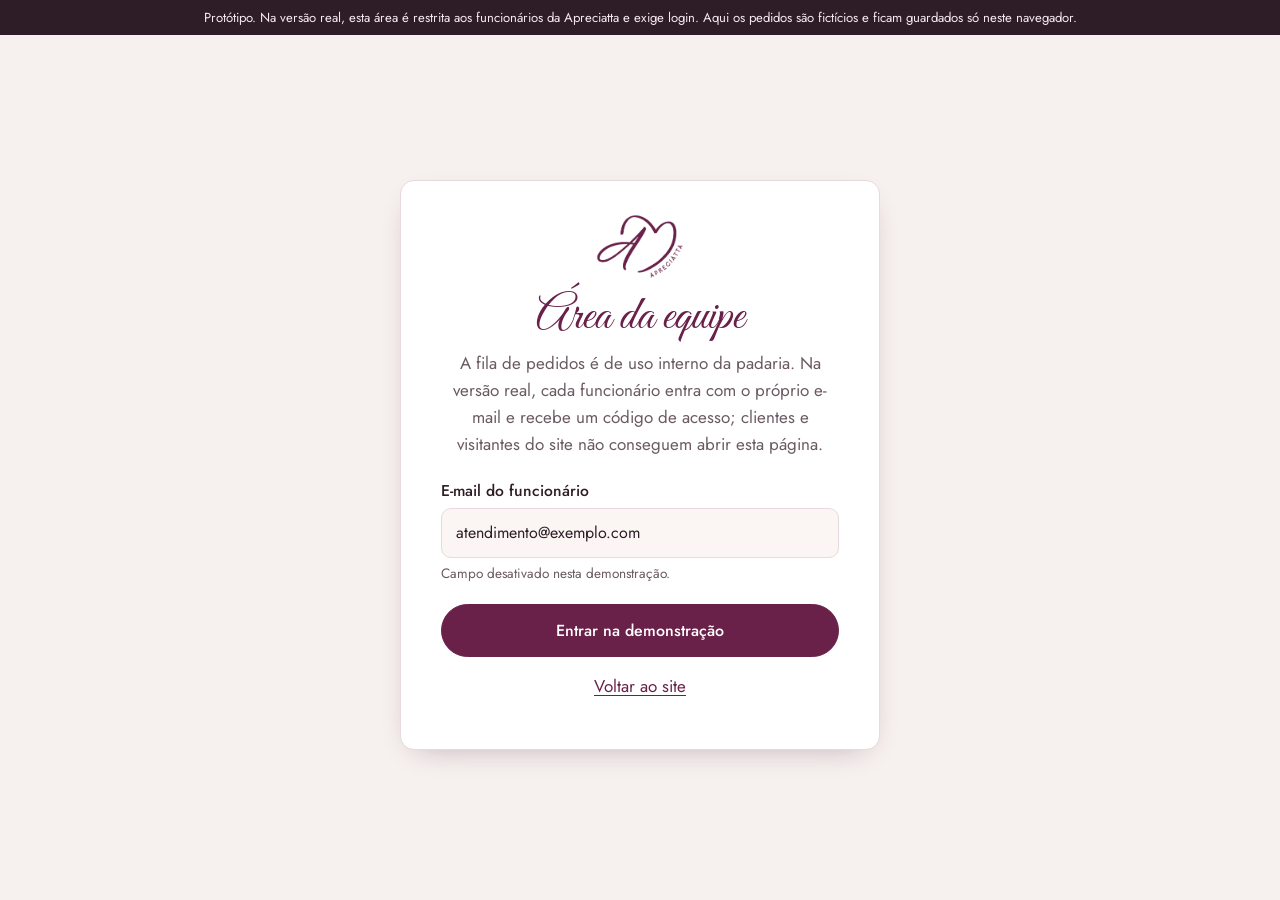
<file: fila.html>
<!DOCTYPE html>
<html lang="pt-BR">
<head>
  <meta charset="utf-8">
  <meta name="viewport" content="width=device-width, initial-scale=1, viewport-fit=cover">
  <title>Fila de pedidos · Painel da equipe Apreciatta (protótipo)</title>
  <meta name="robots" content="noindex">
  <meta name="theme-color" content="#4a1533">
  <link rel="icon" href="favicon.png" type="image/png">
  <link rel="apple-touch-icon" href="img/apple-touch-icon.png">
  <link rel="stylesheet" href="css/estilo.css">
  <link rel="stylesheet" href="css/fila.css">
  <style id="estilo-pagina"></style>
  <script src="js/comum.js" defer></script>
  <script src="js/fila-dados.js" defer></script>
  <script src="js/fila.js" defer></script>
</head>
<body class="pagina-fila">
  <div class="tela">
    <div class="aviso-demo aviso-restrito" role="note">
      Protótipo. Na versão real, esta área é restrita aos funcionários da Apreciatta e exige login. Aqui os pedidos são fictícios e ficam guardados só neste navegador.
    </div>

    <!-- Entrada simulada -->
    <section class="entrada" id="entrada" aria-labelledby="entrada-titulo">
      <div class="entrada-cartao">
        <img src="img/logo-bordo.png" alt="" width="425" height="309">
        <h1 id="entrada-titulo">Área da equipe</h1>
        <p>A fila de pedidos é de uso interno da padaria. Na versão real, cada funcionário entra com o próprio e-mail e recebe um código de acesso; clientes e visitantes do site não conseguem abrir esta página.</p>
        <div class="campo">
          <label for="email-demo">E-mail do funcionário</label>
          <input id="email-demo" type="email" value="atendimento@exemplo.com" disabled>
          <p class="ajuda">Campo desativado nesta demonstração.</p>
        </div>
        <button type="button" class="botao" id="entrar">Entrar na demonstração</button>
        <p><a href="./">Voltar ao site</a></p>
      </div>
    </section>

    <!-- Painel -->
    <div id="painel" hidden>
      <header class="cabecalho-equipe">
        <div class="recipiente">
          <a class="marca" href="./" aria-label="Apreciatta, voltar ao site">
            <img src="img/logo-branco.png" alt="" width="425" height="309">
            <span>Apreciatta</span>
          </a>
          <span class="selo-equipe">Painel da equipe</span>
          <nav class="acoes-topo" aria-label="Conta">
            <span class="usuario" aria-label="Usuário conectado">atendimento@exemplo.com</span>
            <button type="button" class="link-claro" id="sair">Sair</button>
          </nav>
        </div>
      </header>

      <main class="recipiente painel-corpo" id="conteudo">
        <div class="painel-topo">
          <div>
            <h1>Fila de pedidos</h1>
            <p class="resumo-fila" id="resumo-fila" aria-live="polite"></p>
          </div>
          <div class="ferramentas" role="group" aria-label="Ferramentas">
            <button type="button" class="botao secundario pequeno" id="imprimir-fila">
              <svg viewBox="0 0 24 24" fill="none" stroke="currentColor" stroke-width="1.8" stroke-linecap="round" stroke-linejoin="round" aria-hidden="true"><path d="M6 9V2h12v7"/><path d="M6 18H4a2 2 0 0 1-2-2v-5a2 2 0 0 1 2-2h16a2 2 0 0 1 2 2v5a2 2 0 0 1-2 2h-2"/><rect x="6" y="14" width="12" height="8"/></svg>
              Imprimir fila
            </button>
            <button type="button" class="botao secundario pequeno" id="abrir-producao">
              <svg viewBox="0 0 24 24" fill="none" stroke="currentColor" stroke-width="1.8" stroke-linecap="round" stroke-linejoin="round" aria-hidden="true"><path d="M9 11l3 3L22 4"/><path d="M21 12v7a2 2 0 0 1-2 2H5a2 2 0 0 1-2-2V5a2 2 0 0 1 2-2h11"/></svg>
              Lista de produção
            </button>
            <button type="button" class="botao secundario pequeno" id="som" aria-pressed="true">
              <svg viewBox="0 0 24 24" fill="none" stroke="currentColor" stroke-width="1.8" stroke-linecap="round" stroke-linejoin="round" aria-hidden="true"><path d="M11 5 6 9H2v6h4l5 4V5Z"/><path d="M15.5 8.5a5 5 0 0 1 0 7"/></svg>
              <span>Som ligado</span>
            </button>
          </div>
        </div>

        <div class="filtros-fila">
          <div class="segmento" role="group" aria-label="Período de retirada" id="filtro-periodo">
            <button type="button" data-periodo="hoje" aria-pressed="true">Hoje</button>
            <button type="button" data-periodo="amanha" aria-pressed="false">Amanhã</button>
            <button type="button" data-periodo="proximos" aria-pressed="false">Próximos dias</button>
            <button type="button" data-periodo="todos" aria-pressed="false">Todos</button>
          </div>
          <div class="filtros" role="group" aria-label="Situação do pedido" id="filtro-situacao"></div>
          <div class="campo busca">
            <label for="busca" class="sr">Buscar por nome ou número</label>
            <input id="busca" type="search" placeholder="Buscar por nome ou número" autocomplete="off">
          </div>
        </div>

        <div id="lista-fila" aria-live="polite"></div>

        <section class="sobre-prototipo" aria-labelledby="sobre-titulo">
          <h2 id="sobre-titulo">Sobre este protótipo</h2>
          <p>Para ver um pedido chegar, faça um pedido na aba <a href="pedido.html">Faça um pedido</a> e use o botão "Enviar para a fila (demonstração)". Se este painel estiver aberto em outra aba, o pedido aparece com aviso sonoro.</p>
          <p>Na versão real, os pedidos ficariam num banco de dados da padaria, os concluídos seriam apagados automaticamente depois de alguns dias e o botão de aviso abriria o WhatsApp da padaria na conversa com o cliente.</p>
          <button type="button" class="botao secundario pequeno" id="restaurar">Restaurar pedidos de exemplo</button>
        </section>
      </main>
    </div>
  </div>

  <!-- Prévia do WhatsApp -->
  <dialog class="confirmar dialogo-whats" id="dlg-whats" aria-labelledby="whats-titulo">
    <h2 id="whats-titulo">Avisar cliente pelo WhatsApp</h2>
    <p class="para"><span>Para:</span> <strong id="whats-para"></strong></p>
    <div class="conversa"><p class="balao" id="whats-texto"></p></div>
    <p class="nota-prototipo">Prévia do protótipo: nenhuma mensagem é enviada. Na versão real, este botão abriria o WhatsApp da padaria já na conversa com o cliente, com o texto pronto.</p>
    <p class="erro" id="whats-copiado" role="status"></p>
    <div class="acoes">
      <button type="button" class="botao secundario" data-acao="copiar">Copiar mensagem</button>
      <button type="button" class="botao secundario" data-acao="fechar">Fechar</button>
      <button type="button" class="botao whats" data-acao="avisado">Marcar como avisado</button>
    </div>
  </dialog>

  <!-- Confirmação de cancelamento -->
  <dialog class="confirmar" id="dlg-cancelar" aria-labelledby="cancelar-titulo">
    <h2 id="cancelar-titulo">Cancelar pedido?</h2>
    <p id="cancelar-texto"></p>
    <div class="acoes">
      <button type="button" class="botao secundario" data-acao="voltar">Voltar</button>
      <button type="button" class="botao perigo" data-acao="cancelar">Cancelar pedido</button>
    </div>
  </dialog>

  <!-- Lista de produção -->
  <dialog class="confirmar" id="dlg-producao" aria-labelledby="producao-titulo">
    <h2 id="producao-titulo">Lista de produção</h2>
    <p>Soma dos produtos e bolos dos pedidos novos, confirmados e em produção com retirada no dia escolhido.</p>
    <div class="campo">
      <label for="producao-data">Dia da retirada</label>
      <input type="date" id="producao-data">
    </div>
    <p class="ajuda" id="producao-contagem"></p>
    <div class="acoes">
      <button type="button" class="botao secundario" data-acao="fechar">Fechar</button>
      <button type="button" class="botao" data-acao="imprimir">Imprimir lista</button>
    </div>
  </dialog>

  <div class="toast" id="toast" role="status" aria-live="polite"></div>

  <!-- Conteúdo preenchido só na hora de imprimir -->
  <div id="area-impressao" aria-hidden="true"></div>
</body>
</html>
</file>
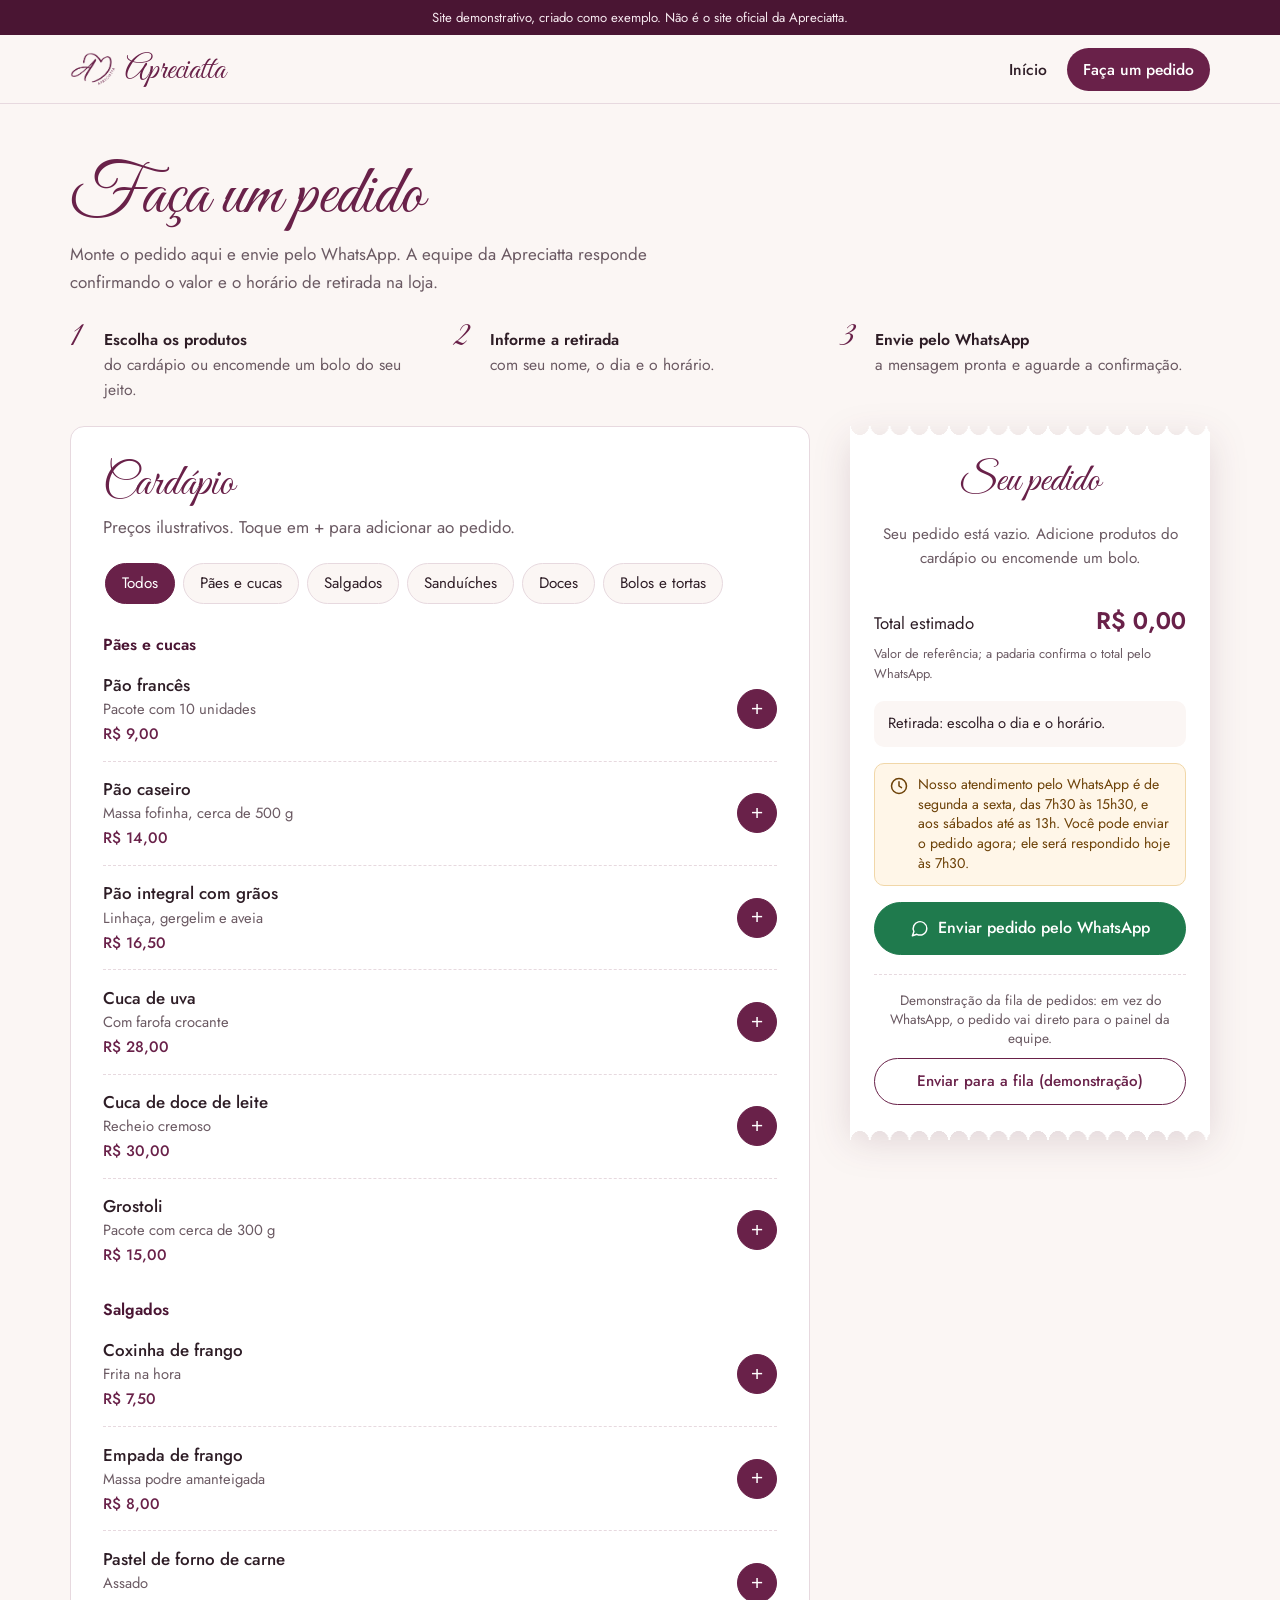
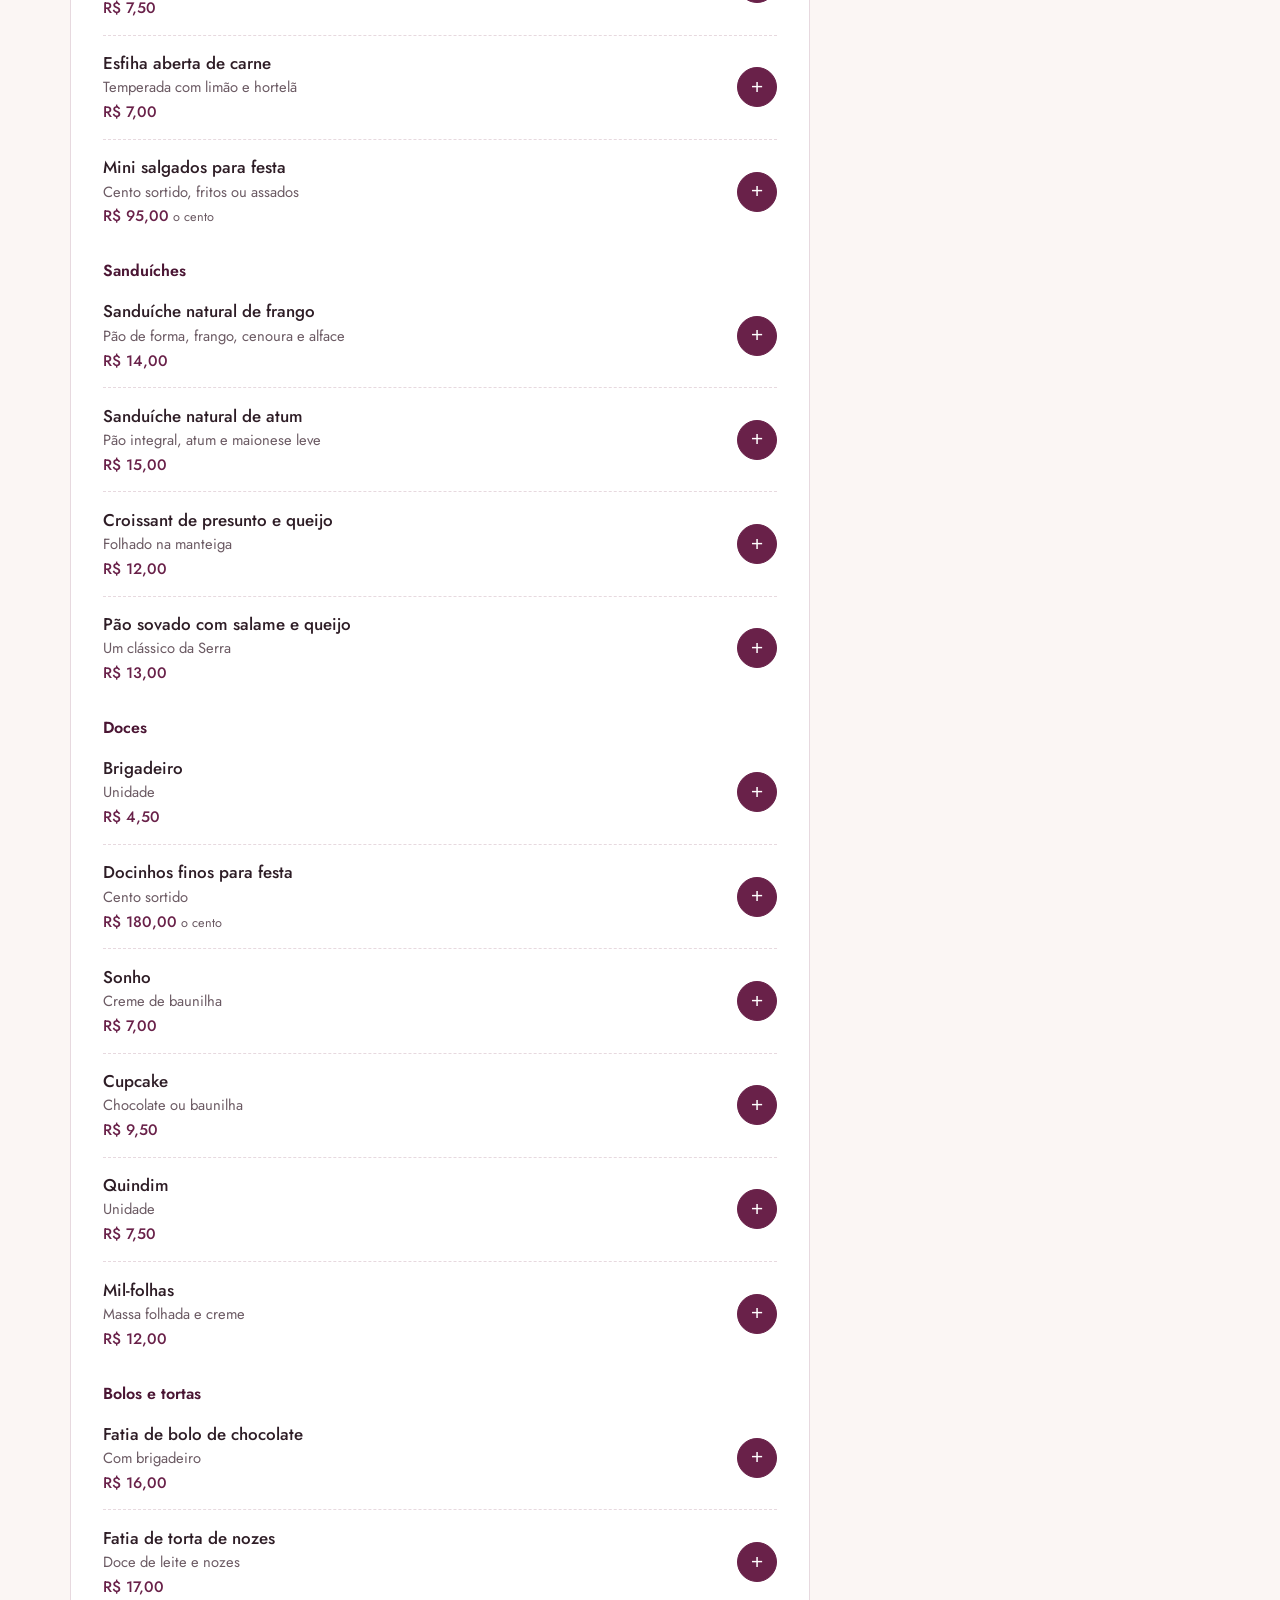
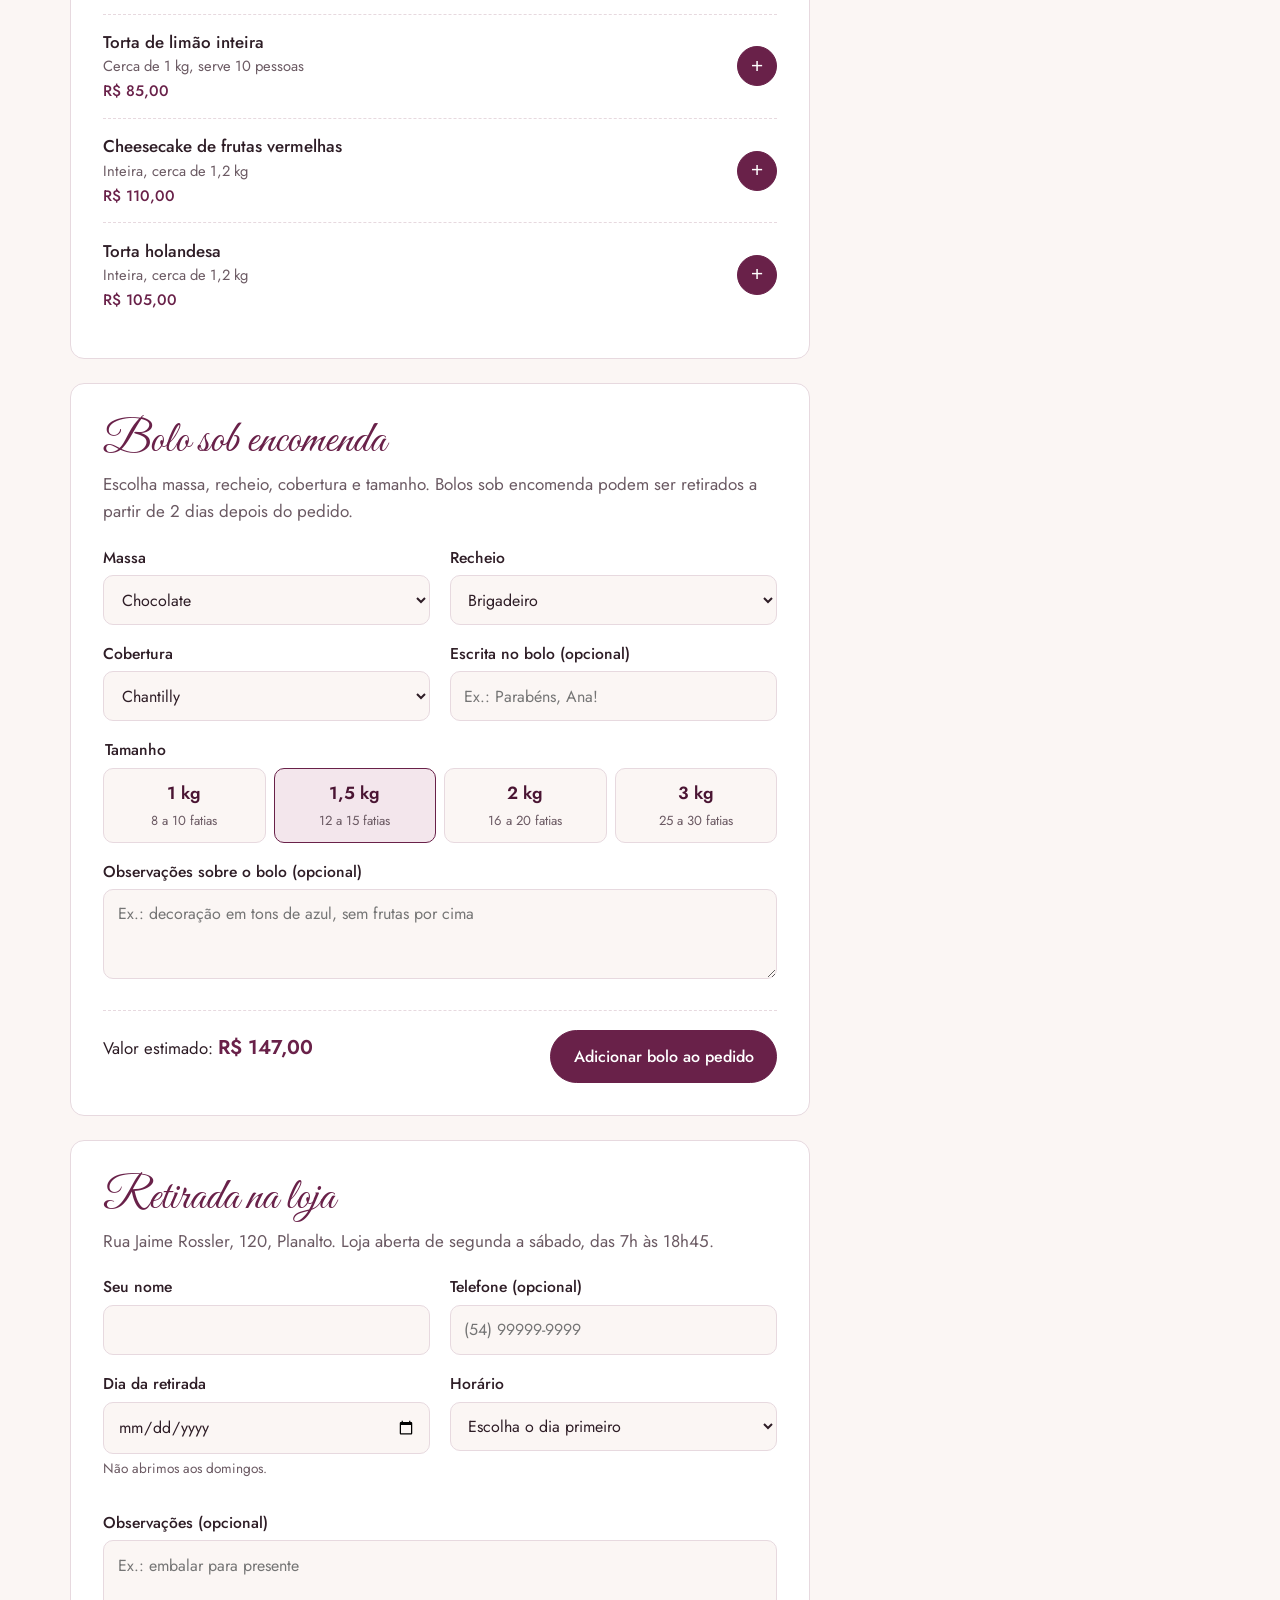
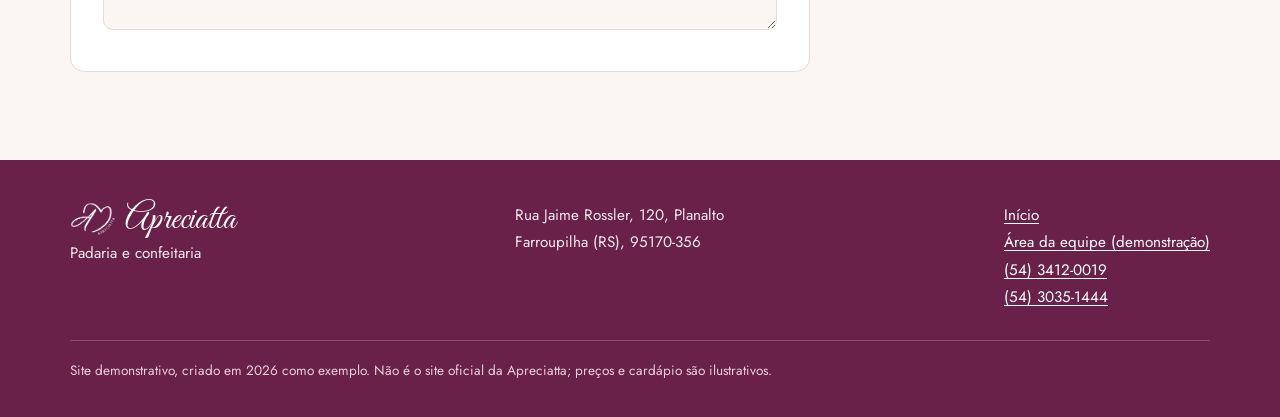
<file: pedido.html>
<!DOCTYPE html>
<html lang="pt-BR">
<head>
  <meta charset="utf-8">
  <meta name="viewport" content="width=device-width, initial-scale=1, viewport-fit=cover">
  <title>Faça um pedido · Apreciatta (site demonstrativo)</title>
  <meta name="description" content="Monte seu pedido de pães, doces, salgados e bolos sob encomenda e envie pelo WhatsApp da Apreciatta. Retirada na loja.">
  <meta name="theme-color" content="#692149">
  <link rel="icon" href="favicon.png" type="image/png">
  <link rel="apple-touch-icon" href="img/apple-touch-icon.png">
  <link rel="stylesheet" href="css/estilo.css">
  <script src="js/comum.js" defer></script>
  <script src="js/fila-dados.js" defer></script>
  <script src="js/pedido.js" defer></script>
</head>
<body>
  <a class="pular" href="#conteudo">Pular para o conteúdo</a>

  <div class="aviso-demo" role="note">Site demonstrativo, criado como exemplo. Não é o site oficial da Apreciatta.</div>

  <header class="cabecalho">
    <div class="recipiente">
      <a class="marca" href="./" aria-label="Apreciatta, página inicial">
        <img src="img/logo-bordo.png" alt="" width="425" height="309">
        <span>Apreciatta</span>
      </a>
      <nav aria-label="Principal">
        <ul class="abas">
          <li><a href="./">Início</a></li>
          <li><a href="pedido.html" aria-current="page">Faça um pedido</a></li>
        </ul>
      </nav>
    </div>
  </header>

  <main id="conteudo">
    <section class="pedido-topo">
      <div class="recipiente">
        <h1 class="titulo">Faça um pedido</h1>
        <p class="intro texto-suave">Monte o pedido aqui e envie pelo WhatsApp. A equipe da Apreciatta responde confirmando o valor e o horário de retirada na loja.</p>
        <ol class="passos">
          <li><span><strong>Escolha os produtos</strong>do cardápio ou encomende um bolo do seu jeito.</span></li>
          <li><span><strong>Informe a retirada</strong>com seu nome, o dia e o horário.</span></li>
          <li><span><strong>Envie pelo WhatsApp</strong>a mensagem pronta e aguarde a confirmação.</span></li>
        </ol>
      </div>
    </section>

    <section class="pedido-corpo">
      <div class="recipiente">
        <div>
          <!-- Cardápio -->
          <section class="bloco" id="cardapio" aria-labelledby="titulo-cardapio">
            <h2 id="titulo-cardapio">Cardápio</h2>
            <p class="texto-suave">Preços ilustrativos. Toque em + para adicionar ao pedido.</p>
            <div class="filtros" role="group" aria-label="Filtrar cardápio por categoria" id="filtros"></div>
            <div id="lista-cardapio"></div>
          </section>

          <!-- Bolo sob encomenda -->
          <section class="bloco" id="bolo" aria-labelledby="titulo-bolo">
            <h2 id="titulo-bolo">Bolo sob encomenda</h2>
            <p class="texto-suave">Escolha massa, recheio, cobertura e tamanho. Bolos sob encomenda podem ser retirados a partir de 2 dias depois do pedido.</p>
            <form id="form-bolo" novalidate>
              <div class="campos">
                <div class="campo">
                  <label for="bolo-massa">Massa</label>
                  <select id="bolo-massa" required>
                    <option>Chocolate</option>
                    <option>Baunilha</option>
                    <option>Nozes</option>
                    <option>Red velvet</option>
                    <option>Pão de ló de laranja</option>
                  </select>
                </div>
                <div class="campo">
                  <label for="bolo-recheio">Recheio</label>
                  <select id="bolo-recheio" required>
                    <option>Brigadeiro</option>
                    <option>Doce de leite com nozes</option>
                    <option>Ninho com morango</option>
                    <option>Frutas vermelhas</option>
                    <option>Abacaxi com coco</option>
                    <option>Mousse de maracujá</option>
                  </select>
                </div>
                <div class="campo">
                  <label for="bolo-cobertura">Cobertura</label>
                  <select id="bolo-cobertura" required>
                    <option>Chantilly</option>
                    <option>Ganache de chocolate</option>
                    <option>Chocolate branco</option>
                    <option>Merengue maçaricado</option>
                    <option>Nozes caramelizadas</option>
                  </select>
                </div>
                <div class="campo">
                  <label for="bolo-mensagem">Escrita no bolo (opcional)</label>
                  <input id="bolo-mensagem" type="text" maxlength="40" placeholder="Ex.: Parabéns, Ana!">
                </div>
                <fieldset class="campo inteiro">
                  <legend>Tamanho</legend>
                  <div class="opcoes-tamanho" id="bolo-tamanhos"></div>
                </fieldset>
                <div class="campo inteiro">
                  <label for="bolo-obs">Observações sobre o bolo (opcional)</label>
                  <textarea id="bolo-obs" maxlength="300" placeholder="Ex.: decoração em tons de azul, sem frutas por cima"></textarea>
                </div>
              </div>
              <div class="bolo-rodape">
                <p class="valor" aria-live="polite">Valor estimado: <strong id="bolo-valor">R$ 0,00</strong></p>
                <button type="submit" class="botao">Adicionar bolo ao pedido</button>
              </div>
            </form>
          </section>

          <!-- Retirada -->
          <section class="bloco" id="retirada" aria-labelledby="titulo-retirada">
            <h2 id="titulo-retirada">Retirada na loja</h2>
            <p class="texto-suave">Rua Jaime Rossler, 120, Planalto. Loja aberta de segunda a sábado, das 7h às 18h45.</p>
            <form id="form-retirada" novalidate>
              <div class="campos">
                <div class="campo">
                  <label for="nome">Seu nome</label>
                  <input id="nome" type="text" autocomplete="name" required aria-describedby="erro-nome">
                  <p class="erro" id="erro-nome"></p>
                </div>
                <div class="campo">
                  <label for="telefone">Telefone (opcional)</label>
                  <input id="telefone" type="tel" autocomplete="tel" inputmode="tel" placeholder="(54) 99999-9999" aria-describedby="erro-telefone">
                  <p class="erro" id="erro-telefone"></p>
                </div>
                <div class="campo">
                  <label for="data">Dia da retirada</label>
                  <input id="data" type="date" required aria-describedby="ajuda-data erro-data">
                  <p class="ajuda" id="ajuda-data">Não abrimos aos domingos.</p>
                  <p class="erro" id="erro-data"></p>
                </div>
                <div class="campo">
                  <label for="hora">Horário</label>
                  <select id="hora" required aria-describedby="erro-hora">
                    <option value="">Escolha o dia primeiro</option>
                  </select>
                  <p class="erro" id="erro-hora"></p>
                </div>
                <div class="campo inteiro">
                  <label for="observacoes">Observações (opcional)</label>
                  <textarea id="observacoes" maxlength="400" placeholder="Ex.: embalar para presente"></textarea>
                </div>
              </div>
            </form>
          </section>
        </div>

        <!-- Resumo -->
        <aside class="resumo-coluna" id="resumo" aria-labelledby="titulo-resumo">
          <div class="resumo-sombra">
            <div class="resumo">
              <h2 id="titulo-resumo">Seu pedido</h2>
              <p class="vazio" id="resumo-vazio">Seu pedido está vazio. Adicione produtos do cardápio ou encomende um bolo.</p>
              <ul id="resumo-lista"></ul>
              <div class="total"><span>Total estimado</span><strong id="resumo-total" aria-live="polite">R$ 0,00</strong></div>
              <p class="obs-preco">Valor de referência; a padaria confirma o total pelo WhatsApp.</p>
              <div class="retirada-info" id="resumo-retirada">Retirada: escolha o dia e o horário.</div>
              <div class="aviso-horario" id="aviso-horario" hidden>
                <svg viewBox="0 0 24 24" fill="none" stroke="currentColor" stroke-width="1.8" stroke-linecap="round" stroke-linejoin="round" aria-hidden="true"><circle cx="12" cy="12" r="9"/><path d="M12 7v5l3 2"/></svg>
                <span id="aviso-horario-texto"></span>
              </div>
              <button type="button" class="botao whats" id="enviar">
                <svg viewBox="0 0 24 24" fill="none" stroke="currentColor" stroke-width="1.8" stroke-linecap="round" stroke-linejoin="round" aria-hidden="true"><path d="M21 11.5a8.5 8.5 0 0 1-12.4 7.6L3 21l1.9-5.4A8.5 8.5 0 1 1 21 11.5Z"/></svg>
                Enviar pedido pelo WhatsApp
              </button>
              <p class="erro erro-geral" id="erro-geral" role="alert"></p>
              <div class="demo-fila">
                <p>Demonstração da fila de pedidos: em vez do WhatsApp, o pedido vai direto para o painel da equipe.</p>
                <button type="button" class="botao secundario" id="enviar-fila">Enviar para a fila (demonstração)</button>
              </div>
            </div>
          </div>
        </aside>
      </div>
    </section>
  </main>

  <div class="barra-pedido" id="barra-pedido">
    <div class="info"><span id="barra-qtd">0 itens</span><strong id="barra-total">R$ 0,00</strong></div>
    <a href="#resumo">Revisar e enviar</a>
  </div>

  <footer class="rodape">
    <div class="recipiente">
      <div>
        <a class="marca" href="./"><img src="img/logo-branco.png" alt="" width="425" height="309"><span>Apreciatta</span></a>
        <p>Padaria e confeitaria</p>
      </div>
      <div>
        <p>Rua Jaime Rossler, 120, Planalto</p>
        <p>Farroupilha (RS), 95170-356</p>
      </div>
      <div>
        <p><a href="./">Início</a></p>
        <p><a href="fila.html">Área da equipe (demonstração)</a></p>
        <p><a href="tel:+555434120019">(54) 3412-0019</a></p>
        <p><a href="tel:+555430351444">(54) 3035-1444</a></p>
      </div>
      <p class="demo">Site demonstrativo, criado em <span id="ano">2026</span> como exemplo. Não é o site oficial da Apreciatta; preços e cardápio são ilustrativos.</p>
    </div>
  </footer>

  <dialog class="confirmar" id="confirmar" aria-labelledby="confirmar-titulo">
    <h2 id="confirmar-titulo">Fora do horário de atendimento</h2>
    <p id="confirmar-texto"></p>
    <div class="acoes">
      <button type="button" class="botao secundario" data-acao="voltar">Voltar</button>
      <button type="button" class="botao whats" data-acao="enviar">Enviar mesmo assim</button>
    </div>
  </dialog>

  <dialog class="confirmar" id="enviado-fila" aria-labelledby="enviado-fila-titulo">
    <h2 id="enviado-fila-titulo">Pedido <span id="fila-numero"></span> enviado para a fila</h2>
    <p>Na versão real, o pedido chegaria ao painel da padaria, que só os funcionários acessam com login, e a equipe avisaria você pelo WhatsApp quando ele estivesse pronto.</p>
    <p class="texto-suave">Nesta demonstração, você pode abrir o painel como se fosse um funcionário. Ele usa apenas dados guardados neste navegador.</p>
    <div class="acoes">
      <button type="button" class="botao secundario" data-acao="fechar">Fechar</button>
      <a class="botao" id="fila-ver" href="fila.html">Ver a fila como funcionário</a>
    </div>
  </dialog>

  <div class="toast" id="toast" role="status" aria-live="polite"></div>
</body>
</html>
</file>
<file: css/estilo.css>
/* Apreciatta — site demonstrativo */
@font-face { font-family: "Great Vibes"; font-weight: 400; font-display: swap; src: url("../fontes/great-vibes-latin-400-normal.woff2") format("woff2"); }
@font-face { font-family: "Jost"; font-weight: 400; font-display: swap; src: url("../fontes/jost-latin-400-normal.woff2") format("woff2"); }
@font-face { font-family: "Jost"; font-weight: 500; font-display: swap; src: url("../fontes/jost-latin-500-normal.woff2") format("woff2"); }
@font-face { font-family: "Jost"; font-weight: 600; font-display: swap; src: url("../fontes/jost-latin-600-normal.woff2") format("woff2"); }

:root {
  --bordo: #692149;
  --bordo-escuro: #4a1533;
  --bordo-claro: #f3e6ec;
  --porcelana: #fbf6f4;
  --branco: #ffffff;
  --tinta: #2e1d26;
  --tinta-suave: #6b5a63;
  --linha: #e7d9df;
  --verde: #2f7a4f;
  --ambar: #9a5b12;

  --script: "Great Vibes", "Brush Script MT", cursive;
  --texto: "Jost", "Segoe UI", system-ui, sans-serif;

  --largura: 1140px;
  --raio: 14px;
  --sombra: 0 10px 30px -18px rgba(74, 21, 51, 0.45);
}

*, *::before, *::after { box-sizing: border-box; }

html { scroll-behavior: smooth; -webkit-text-size-adjust: 100%; }
[id] { scroll-margin-top: 90px; }
@media (prefers-reduced-motion: reduce) {
  html { scroll-behavior: auto; }
  *, *::before, *::after { transition: none !important; animation: none !important; }
}

body {
  margin: 0;
  font-family: var(--texto);
  font-size: 1.0625rem;
  line-height: 1.6;
  color: var(--tinta);
  background: var(--porcelana);
}

img { max-width: 100%; height: auto; display: block; }
a { color: var(--bordo); text-underline-offset: 3px; }
a:hover { color: var(--bordo-escuro); }

:focus-visible {
  outline: 3px solid var(--bordo);
  outline-offset: 3px;
  border-radius: 6px;
}

.pular {
  position: absolute; left: -999px; top: 0;
  background: var(--bordo); color: #fff; padding: .6rem 1rem; z-index: 100;
}
.pular:focus { left: 1rem; top: 1rem; color: #fff; }

.recipiente { width: min(var(--largura), 100% - 2.5rem); margin-inline: auto; }

h1, h2, h3 { line-height: 1.15; margin: 0 0 .5em; }
h1.titulo, h2.titulo {
  font-family: var(--script);
  font-weight: 400;
  font-size: clamp(2.6rem, 6vw, 3.6rem);
  color: var(--bordo);
  line-height: 1.05;
  margin-bottom: .35em;
}
h3 { font-size: 1.2rem; font-weight: 600; }
p { margin: 0 0 1em; }
.texto-suave { color: var(--tinta-suave); }

/* ---------- aviso demonstrativo ---------- */
.aviso-demo {
  background: var(--bordo-escuro);
  color: #f6e9ef;
  font-size: .82rem;
  text-align: center;
  padding: .45rem 1rem;
}

/* ---------- cabeçalho ---------- */
.cabecalho {
  position: sticky; top: 0; z-index: 40;
  background: rgba(251, 246, 244, .94);
  backdrop-filter: saturate(140%) blur(8px);
  -webkit-backdrop-filter: saturate(140%) blur(8px);
  border-bottom: 1px solid var(--linha);
}
.cabecalho .recipiente {
  display: flex; align-items: center; justify-content: space-between;
  gap: 1rem; min-height: 68px;
}
.marca {
  display: flex; align-items: center; gap: .55rem;
  text-decoration: none; color: var(--bordo);
}
.marca img { width: 46px; height: auto; }
.marca span {
  font-family: var(--script); font-size: 2rem; line-height: 1;
  padding-top: .2rem;
}

.abas { display: flex; gap: .25rem; padding: 0; margin: 0; list-style: none; }
.abas a {
  display: block; text-decoration: none; color: var(--tinta);
  font-weight: 500; font-size: .98rem;
  padding: .55rem 1rem; border-radius: 999px;
  white-space: nowrap;
}
.abas a:hover { background: var(--bordo-claro); color: var(--bordo-escuro); }
.abas a[aria-current="page"] { background: var(--bordo); color: #fff; }

@media (max-width: 420px) {
  .marca span { font-size: 1.6rem; }
  .marca img { width: 38px; }
  .abas a { padding: .5rem .75rem; font-size: .92rem; }
}

/* ---------- botões ---------- */
.botao {
  display: inline-flex; align-items: center; justify-content: center; gap: .5rem;
  font: inherit; font-weight: 500; font-size: 1rem;
  padding: .8rem 1.4rem; border-radius: 999px;
  border: 1.5px solid var(--bordo);
  background: var(--bordo); color: #fff;
  text-decoration: none; cursor: pointer;
  transition: background .15s, color .15s;
}
.botao:hover { background: var(--bordo-escuro); border-color: var(--bordo-escuro); color: #fff; }
.botao.secundario { background: transparent; color: var(--bordo); }
.botao.secundario:hover { background: var(--bordo-claro); color: var(--bordo-escuro); }
.botao svg { width: 1.2em; height: 1.2em; flex: none; }
.botao[disabled] { opacity: .5; cursor: not-allowed; }

/* ---------- situação aberta/fechada ---------- */
.situacao {
  display: inline-flex; align-items: center; gap: .5rem;
  font-size: .95rem; color: var(--tinta-suave);
}
.situacao::before {
  content: ""; width: .6rem; height: .6rem; border-radius: 50%;
  background: var(--tinta-suave);
}
.situacao.aberta { color: var(--verde); }
.situacao.aberta::before { background: var(--verde); box-shadow: 0 0 0 4px rgba(47, 122, 79, .15); }
.situacao.fechada { color: var(--ambar); }
.situacao.fechada::before { background: var(--ambar); }

/* ---------- renda de papel (elemento de assinatura) ---------- */
.renda { position: relative; }
.renda::after {
  content: ""; position: absolute; left: 0; right: 0; bottom: -1px; height: 26px;
  background:
    radial-gradient(circle at 50% 100%, var(--porcelana) 10px, transparent 10.5px) 0 100% / 22px 11px repeat-x,
    radial-gradient(circle, var(--porcelana) 2.2px, transparent 2.7px) 0 0 / 22px 14px repeat-x;
  pointer-events: none;
}

/* ---------- capa ---------- */
.capa { padding: clamp(1.5rem, 4vw, 3.5rem) 0 clamp(2.5rem, 5vw, 4.5rem); }
.capa .recipiente {
  display: grid; grid-template-columns: 1fr 1.15fr; gap: clamp(1.5rem, 4vw, 4rem);
  align-items: center;
}
.capa h1 {
  font-family: var(--script); font-weight: 400;
  font-size: clamp(4.2rem, 11vw, 7.5rem);
  color: var(--bordo); line-height: .9; margin: 0;
}
.capa .subtitulo {
  font-size: clamp(1rem, 2vw, 1.15rem); letter-spacing: .18em;
  color: var(--bordo-escuro); margin: .4rem 0 1.4rem .3rem;
}
.capa .chamada { font-size: 1.2rem; max-width: 30ch; margin-bottom: 1.2rem; }
.capa .acoes { display: flex; flex-wrap: wrap; gap: .75rem; margin-top: 1.6rem; }
.capa figure { margin: 0; border-radius: var(--raio) var(--raio) 0 0; overflow: hidden; }
.capa figure img { width: 100%; aspect-ratio: 6 / 5; object-fit: cover; }

@media (max-width: 820px) {
  .capa { padding-top: 0; }
  .capa .recipiente { grid-template-columns: 1fr; width: 100%; }
  .capa figure { order: -1; border-radius: 0; }
  .capa figure img { aspect-ratio: 4 / 3; }
  .capa .texto { width: min(var(--largura), 100% - 2.5rem); margin-inline: auto; }
}

/* ---------- seções ---------- */
.secao { padding: clamp(3rem, 7vw, 5.5rem) 0; }
.secao.branca { background: var(--branco); }
.secao.branca .renda::after,
.secao.branca.renda::after { --porcelana: var(--branco); }

/* história */
.historia .recipiente {
  display: grid; grid-template-columns: .95fr 1.05fr; gap: clamp(1.5rem, 5vw, 4.5rem);
  align-items: center;
}
.historia figure { margin: 0; }
.historia figure img { border-radius: var(--raio); aspect-ratio: 3 / 2; object-fit: cover; box-shadow: var(--sombra); }
.historia figcaption { font-size: .9rem; color: var(--tinta-suave); margin-top: .6rem; }
.historia .texto { max-width: 34rem; }
.assinatura {
  font-family: var(--script); font-size: 2.2rem; color: var(--bordo); margin: .2rem 0 0;
}
@media (max-width: 820px) {
  .historia .recipiente { grid-template-columns: 1fr; }
}

/* vitrine */
.vitrine .recipiente {
  display: grid; grid-template-columns: 1fr 1fr; gap: clamp(1.5rem, 5vw, 4rem); align-items: start;
}
.vitrine .foto img { border-radius: var(--raio); box-shadow: var(--sombra); width: 100%; aspect-ratio: 1; object-fit: cover; }
.categorias { list-style: none; margin: 1.2rem 0 1.8rem; padding: 0; }
.categorias li {
  display: grid; grid-template-columns: 1fr auto; gap: .2rem 1rem;
  padding: 1rem 0; border-bottom: 1px dashed var(--linha);
}
.categorias li:first-child { border-top: 1px dashed var(--linha); }
.categorias h3 { margin: 0; font-size: 1.12rem; color: var(--bordo-escuro); }
.categorias p { grid-column: 1 / -1; margin: 0; color: var(--tinta-suave); font-size: .98rem; }
@media (max-width: 820px) {
  .vitrine .recipiente { grid-template-columns: 1fr; }
}

/* galeria */
.galeria-grade {
  display: grid; gap: .75rem;
  grid-template-columns: repeat(6, 1fr);
  grid-auto-rows: 150px;
}
.galeria-grade button {
  padding: 0; border: 0; background: none; cursor: zoom-in;
  border-radius: 10px; overflow: hidden;
}
.galeria-grade img { width: 100%; height: 100%; object-fit: cover; transition: transform .4s; }
.galeria-grade button:hover img { transform: scale(1.03); }
.galeria-grade .g1 { grid-column: span 3; grid-row: span 2; }
.galeria-grade .g2 { grid-column: span 3; grid-row: span 2; }
.galeria-grade .g3 { grid-column: span 2; grid-row: span 2; }
.galeria-grade .g4 { grid-column: span 2; grid-row: span 2; }
.galeria-grade .g5 { grid-column: span 2; grid-row: span 2; }
@media (max-width: 700px) {
  .galeria-grade {
    display: flex; overflow-x: auto; scroll-snap-type: x mandatory;
    margin-inline: -1.25rem; padding: 0 1.25rem .5rem; gap: .6rem;
  }
  .galeria-grade button { flex: 0 0 78%; height: 300px; scroll-snap-align: center; }
}
.dica-rolar { display: none; font-size: .9rem; color: var(--tinta-suave); margin-top: .4rem; }
@media (max-width: 700px) { .dica-rolar { display: block; } }

dialog.ampliar {
  border: 0; padding: 0; background: transparent; max-width: min(1100px, 94vw); max-height: 92vh;
}
dialog.ampliar::backdrop { background: rgba(46, 29, 38, .85); }
dialog.ampliar img { max-height: 84vh; width: auto; margin: 0 auto; border-radius: 10px; }
dialog.ampliar p { color: #fff; text-align: center; margin: .6rem 0 0; }
dialog.ampliar .fechar {
  position: absolute; top: .5rem; right: .5rem;
  width: 44px; height: 44px; border-radius: 50%; border: 0;
  background: rgba(255, 255, 255, .92); color: var(--bordo-escuro);
  font-size: 1.6rem; line-height: 1; cursor: pointer;
}

/* visite */
.visite .recipiente {
  display: grid; grid-template-columns: 1fr 1.2fr; gap: clamp(1.5rem, 5vw, 4rem);
}
.horarios { width: 100%; border-collapse: collapse; margin: .4rem 0 1.6rem; }
.horarios caption { text-align: left; font-weight: 600; color: var(--bordo-escuro); padding-bottom: .3rem; }
.horarios th, .horarios td { text-align: left; padding: .45rem 0; border-bottom: 1px solid var(--linha); font-weight: 400; }
.horarios td { text-align: right; }
.horarios tr.hoje th, .horarios tr.hoje td { font-weight: 600; color: var(--bordo); }
.contatos { list-style: none; padding: 0; margin: 0 0 1.4rem; display: grid; gap: .6rem; }
.contatos a {
  display: flex; align-items: center; gap: .7rem; text-decoration: none;
  color: var(--tinta); padding: .2rem 0;
}
.contatos a:hover { color: var(--bordo); }
.contatos svg { width: 22px; height: 22px; color: var(--bordo); flex: none; }
.contatos small { color: var(--tinta-suave); display: block; line-height: 1.3; }
.mapa {
  border-radius: var(--raio); overflow: hidden; border: 1px solid var(--linha);
  background: var(--bordo-claro); min-height: 360px; height: 100%;
}
.mapa iframe { width: 100%; height: 100%; min-height: 360px; border: 0; display: block; }
.endereco { font-style: normal; margin-bottom: 1rem; }
@media (max-width: 820px) {
  .visite .recipiente { grid-template-columns: 1fr; }
  .mapa, .mapa iframe { min-height: 300px; }
}

/* ---------- rodapé ---------- */
.rodape {
  background: var(--bordo); color: #f6e9ef; padding: 2.5rem 0 calc(2rem + env(safe-area-inset-bottom));
  font-size: .95rem;
}
.rodape .recipiente { display: flex; flex-wrap: wrap; gap: 1.5rem 3rem; justify-content: space-between; align-items: flex-start; }
.rodape a { color: #fff; }
.rodape .marca { color: #fff; }
.rodape .marca span { font-size: 2.2rem; }
.rodape p { margin: .2rem 0; }
.rodape .demo { flex-basis: 100%; border-top: 1px solid rgba(255,255,255,.2); padding-top: 1.2rem; font-size: .85rem; color: #e7cfda; }

/* ============ página de pedido ============ */
.pedido-topo { padding: clamp(2rem, 5vw, 3.5rem) 0 1.5rem; }
.pedido-topo .titulo { font-size: clamp(3rem, 8vw, 4.4rem); margin-bottom: .1em; }
.pedido-topo .intro { max-width: 60ch; }
.passos {
  list-style: none; padding: 0; margin: 1.5rem 0 0;
  display: grid; grid-template-columns: repeat(3, 1fr); gap: 1rem;
  counter-reset: passo;
}
.passos li {
  counter-increment: passo; display: flex; gap: .75rem; align-items: baseline;
  font-size: .98rem; color: var(--tinta-suave);
}
.passos li::before {
  content: counter(passo); font-family: var(--script); font-size: 2.2rem; color: var(--bordo);
  line-height: 1; flex: none; width: 1.4rem;
}
.passos strong { color: var(--tinta); font-weight: 600; display: block; }
@media (max-width: 700px) { .passos { grid-template-columns: 1fr; gap: .5rem; } }

.pedido-corpo .recipiente {
  display: grid; grid-template-columns: minmax(0, 1fr) 360px; gap: 2.5rem; align-items: start;
  padding-bottom: 4rem;
}
@media (max-width: 960px) {
  .pedido-corpo .recipiente { grid-template-columns: minmax(0, 1fr); }
}

.pedido-corpo .recipiente > * { min-width: 0; }
.bloco {
  background: var(--branco); border: 1px solid var(--linha); border-radius: var(--raio);
  padding: clamp(1.2rem, 3vw, 2rem); margin-bottom: 1.5rem;
}
.bloco > h2 {
  font-family: var(--script); font-weight: 400; color: var(--bordo);
  font-size: clamp(2.2rem, 5vw, 2.8rem); margin-bottom: .2rem;
}
.bloco > .texto-suave { margin-bottom: 1.2rem; }

/* filtros do cardápio */
.filtros {
  display: flex; gap: .5rem; overflow-x: auto; padding: .2rem .1rem .8rem;
  margin: 0 0 .5rem; scrollbar-width: thin;
}
.filtros button {
  font: inherit; font-size: .95rem; white-space: nowrap; cursor: pointer;
  padding: .45rem 1rem; border-radius: 999px;
  border: 1px solid var(--linha); background: var(--porcelana); color: var(--tinta);
}
.filtros button:hover { border-color: var(--bordo); }
.filtros button[aria-pressed="true"] { background: var(--bordo); border-color: var(--bordo); color: #fff; }

.cardapio-grupo h3 {
  font-size: 1rem; color: var(--bordo-escuro); margin: 1.2rem 0 .2rem; font-weight: 600;
}
.cardapio-grupo[hidden] { display: none; }
.item {
  display: grid; grid-template-columns: 1fr auto; gap: .2rem 1rem; align-items: center;
  padding: .9rem 0; border-bottom: 1px dashed var(--linha);
}
.item:last-child { border-bottom: 0; }
.item .nome { font-weight: 500; }
.item .desc { font-size: .92rem; color: var(--tinta-suave); line-height: 1.4; }
.item .preco { font-size: .95rem; color: var(--bordo); font-weight: 500; margin-top: .15rem; }
.item .preco small { color: var(--tinta-suave); font-weight: 400; }

.quantidade { display: inline-flex; align-items: center; gap: .2rem; }
.quantidade button {
  width: 40px; height: 40px; border-radius: 50%;
  border: 1.5px solid var(--bordo); background: var(--branco); color: var(--bordo);
  font-size: 1.3rem; line-height: 1; cursor: pointer; display: grid; place-items: center;
}
.quantidade button:hover { background: var(--bordo-claro); }
.quantidade button.mais { background: var(--bordo); color: #fff; }
.quantidade button.mais:hover { background: var(--bordo-escuro); }
.quantidade output { min-width: 1.8rem; text-align: center; font-weight: 600; font-variant-numeric: tabular-nums; }
.quantidade[data-zero] .menos, .quantidade[data-zero] output { visibility: hidden; }

/* formulários */
.campos { display: grid; grid-template-columns: 1fr 1fr; gap: 1rem 1.2rem; }
.campos .inteiro { grid-column: 1 / -1; }
@media (max-width: 560px) { .campos { grid-template-columns: 1fr; } }
.campo label, .campo legend { display: block; font-weight: 500; margin-bottom: .35rem; font-size: .98rem; }
.campo .ajuda { font-size: .85rem; color: var(--tinta-suave); margin-top: .3rem; }
.campo input, .campo select, .campo textarea {
  width: 100%; font: inherit; font-size: 1rem; color: var(--tinta);
  padding: .7rem .85rem; border-radius: 10px;
  border: 1.5px solid var(--linha); background: var(--porcelana);
  min-height: 48px;
}
.campo textarea { min-height: 90px; resize: vertical; }
.campo input:focus, .campo select:focus, .campo textarea:focus {
  outline: none; border-color: var(--bordo); background: #fff;
  box-shadow: 0 0 0 3px rgba(105, 33, 73, .15);
}
.campo [aria-invalid="true"] { border-color: #b3261e; }
.erro { color: #b3261e; font-size: .88rem; margin-top: .3rem; }
.erro:empty { display: none; }
fieldset.campo { border: 0; padding: 0; margin: 0; min-width: 0; }

.opcoes-tamanho { position: relative; display: grid; grid-template-columns: repeat(4, 1fr); gap: .5rem; }
@media (max-width: 560px) { .opcoes-tamanho { grid-template-columns: repeat(2, 1fr); } }
.opcoes-tamanho label {
  display: block; margin: 0; cursor: pointer; text-align: center;
  border: 1.5px solid var(--linha); border-radius: 10px; padding: .6rem .4rem;
  background: var(--porcelana); font-weight: 400;
}
.campo .opcoes-tamanho input { position: absolute; width: 1px; height: 1px; min-height: 0; padding: 0; margin: 0; opacity: 0; pointer-events: none; }
.opcoes-tamanho strong { display: block; font-size: 1.1rem; color: var(--bordo-escuro); }
.opcoes-tamanho span { font-size: .82rem; color: var(--tinta-suave); }
.opcoes-tamanho input:checked + label { border-color: var(--bordo); background: var(--bordo-claro); }
.opcoes-tamanho input:focus-visible + label { outline: 3px solid var(--bordo); outline-offset: 2px; }

.bolo-rodape {
  display: flex; flex-wrap: wrap; align-items: center; justify-content: space-between; gap: 1rem;
  margin-top: 1.4rem; padding-top: 1.2rem; border-top: 1px dashed var(--linha);
}
.bolo-rodape .valor { font-size: 1.05rem; }
.bolo-rodape .valor strong { color: var(--bordo); font-size: 1.25rem; }

/* resumo (papel rendado) */
.resumo-coluna { position: sticky; top: 88px; }
@media (max-width: 960px) { .resumo-coluna { position: static; } }
.resumo {
  background: var(--branco);
  padding: 2rem 1.5rem 2.2rem;
  --r: 9px;
  -webkit-mask:
    radial-gradient(circle var(--r) at 50% 0, #0000 98%, #000) 0 0 / calc(var(--r) * 2.2) 51% repeat-x,
    radial-gradient(circle var(--r) at 50% 100%, #0000 98%, #000) 0 100% / calc(var(--r) * 2.2) 51% repeat-x;
          mask:
    radial-gradient(circle var(--r) at 50% 0, #0000 98%, #000) 0 0 / calc(var(--r) * 2.2) 51% repeat-x,
    radial-gradient(circle var(--r) at 50% 100%, #0000 98%, #000) 0 100% / calc(var(--r) * 2.2) 51% repeat-x;
}
.resumo-sombra { filter: drop-shadow(0 8px 18px rgba(74, 21, 51, .14)); }
.resumo h2 {
  font-family: var(--script); font-weight: 400; color: var(--bordo);
  font-size: 2.5rem; text-align: center; margin: 0 0 .6rem;
}
.resumo .vazio { text-align: center; color: var(--tinta-suave); font-size: .95rem; padding: .5rem 0 1rem; }
.resumo ul { list-style: none; margin: 0; padding: 0; }
.resumo li {
  display: grid; grid-template-columns: 1fr auto; gap: .1rem .8rem;
  padding: .55rem 0; border-bottom: 1px dotted var(--linha); font-size: .95rem;
}
.resumo li .det { grid-column: 1 / -1; font-size: .84rem; color: var(--tinta-suave); line-height: 1.35; }
.resumo li .remover {
  grid-column: 1 / -1; justify-self: start; font: inherit; font-size: .84rem;
  background: none; border: 0; color: var(--bordo); text-decoration: underline; padding: .2rem 0; cursor: pointer;
}
.resumo .total {
  display: flex; justify-content: space-between; align-items: baseline;
  margin: 1rem 0 .2rem; font-size: 1.05rem;
}
.resumo .total strong { font-size: 1.5rem; color: var(--bordo); font-variant-numeric: tabular-nums; }
.resumo .obs-preco { font-size: .8rem; color: var(--tinta-suave); margin: 0 0 1rem; }
.resumo .retirada-info { font-size: .92rem; background: var(--porcelana); border-radius: 10px; padding: .7rem .85rem; margin-bottom: 1rem; }
.resumo .botao { width: 100%; }
.resumo .erro-geral { margin: .8rem 0 0; text-align: center; }
.botao.whats { background: #1f7a4d; border-color: #1f7a4d; }
.botao.whats:hover { background: #17603c; border-color: #17603c; }

.demo-fila {
  margin-top: 1.2rem; padding-top: 1rem; border-top: 1px dashed var(--linha);
  font-size: .85rem; color: var(--tinta-suave); text-align: center;
}
.demo-fila p { margin-bottom: .6rem; line-height: 1.4; }
.demo-fila .botao { width: 100%; font-size: .95rem; padding: .65rem 1rem; }

.aviso-horario {
  display: flex; gap: .6rem; align-items: flex-start;
  background: #fff6e8; border: 1px solid #f1d7a8; color: #6d4208;
  border-radius: 10px; padding: .7rem .85rem; font-size: .88rem; line-height: 1.4; margin-bottom: 1rem;
}
.aviso-horario[hidden] { display: none; }
.aviso-horario svg { width: 20px; height: 20px; flex: none; margin-top: .05rem; }

/* barra inferior móvel */
.barra-pedido {
  position: fixed; left: 0; right: 0; bottom: 0; z-index: 50;
  background: var(--bordo); color: #fff;
  padding: .7rem 1.1rem calc(.7rem + env(safe-area-inset-bottom));
  display: none; align-items: center; justify-content: space-between; gap: 1rem;
  box-shadow: 0 -8px 24px -12px rgba(46, 29, 38, .5);
}
.barra-pedido .info { line-height: 1.25; font-size: .9rem; }
.barra-pedido .info strong { display: block; font-size: 1.15rem; font-variant-numeric: tabular-nums; }
.barra-pedido a {
  background: #fff; color: var(--bordo); text-decoration: none; font-weight: 600;
  padding: .65rem 1.1rem; border-radius: 999px; white-space: nowrap;
}
@media (max-width: 960px) {
  .barra-pedido.visivel { display: flex; }
  .barra-pedido.visivel.oculta { display: none; }
  body.com-barra .rodape { padding-bottom: calc(6rem + env(safe-area-inset-bottom)); }
}

/* diálogo de confirmação */
dialog.confirmar {
  border: 0; border-radius: var(--raio); padding: 1.6rem; max-width: 26rem; width: calc(100% - 2rem);
  color: var(--tinta); box-shadow: var(--sombra);
}
dialog.confirmar::backdrop { background: rgba(46, 29, 38, .55); }
dialog.confirmar h2 { font-size: 1.25rem; color: var(--bordo-escuro); }
dialog.confirmar .acoes { display: flex; flex-wrap: wrap; gap: .6rem; justify-content: flex-end; margin-top: 1.2rem; }

.toast {
  position: fixed; left: 50%; bottom: 5.5rem; transform: translate(-50%, 20px);
  background: var(--tinta); color: #fff; padding: .65rem 1.1rem; border-radius: 999px;
  font-size: .92rem; opacity: 0; pointer-events: none; transition: opacity .2s, transform .2s; z-index: 60;
  max-width: calc(100% - 2rem); text-align: center;
}
.toast.mostrar { opacity: 1; transform: translate(-50%, 0); }
@media (min-width: 961px) { .toast { bottom: 2rem; } }

.sr { position: absolute; width: 1px; height: 1px; overflow: hidden; clip: rect(0 0 0 0); white-space: nowrap; }
</file>
<file: css/fila.css>
/* Painel da equipe: fila de pedidos (protótipo) */
.pagina-fila { background: #f6f0ee; }

:root {
  --s-novo: #692149;      --s-novo-fundo: #f3e6ec;
  --s-confirmado: #1f5f8b; --s-confirmado-fundo: #e5f0f7;
  --s-producao: #8a5a00;  --s-producao-fundo: #fbf0db;
  --s-pronto: #1f7a4d;    --s-pronto-fundo: #e2f3ea;
  --s-retirado: #5f5a5c;  --s-retirado-fundo: #eeeaeb;
  --s-cancelado: #a3312a; --s-cancelado-fundo: #f8e6e4;
}

.aviso-restrito { background: #2e1d26; }

/* ---------- entrada simulada ---------- */
.entrada { min-height: calc(100vh - 40px); display: grid; place-items: center; padding: 2rem 1.25rem; }
.entrada[hidden] { display: none; }
.entrada-cartao {
  background: #fff; border: 1px solid var(--linha); border-radius: var(--raio);
  padding: 2rem clamp(1.25rem, 4vw, 2.5rem); max-width: 30rem; width: 100%;
  box-shadow: var(--sombra); text-align: center;
}
.entrada-cartao img { width: 90px; margin: 0 auto .6rem; }
.entrada-cartao h1 { font-family: var(--script); font-weight: 400; color: var(--bordo); font-size: 3rem; margin-bottom: .3rem; }
.entrada-cartao p { color: var(--tinta-suave); }
.entrada-cartao .campo { text-align: left; margin: 1.2rem 0; }
.entrada-cartao .botao { width: 100%; margin-bottom: 1rem; }

/* ---------- cabeçalho ---------- */
.cabecalho-equipe { background: var(--bordo-escuro); color: #fff; position: sticky; top: 0; z-index: 40; }
.cabecalho-equipe .recipiente { display: flex; align-items: center; gap: 1rem; min-height: 60px; }
.cabecalho-equipe .marca { color: #fff; }
.cabecalho-equipe .marca img { width: 38px; }
.cabecalho-equipe .marca span { font-size: 1.7rem; }
.selo-equipe {
  font-size: .85rem; padding: .25rem .7rem; border-radius: 999px;
  background: rgba(255, 255, 255, .14); white-space: nowrap;
}
.acoes-topo { margin-left: auto; display: flex; align-items: center; gap: 1rem; font-size: .9rem; }
.usuario { color: #e7cfda; }
.link-claro { font: inherit; background: none; border: 0; color: #fff; text-decoration: underline; cursor: pointer; padding: .4rem 0; }
@media (max-width: 640px) {
  .usuario { display: none; }
  .selo-equipe { font-size: .78rem; }
}

/* ---------- topo do painel ---------- */
.painel-corpo { padding: 1.5rem 0 4rem; }
.painel-topo { display: flex; flex-wrap: wrap; align-items: flex-end; justify-content: space-between; gap: 1rem; margin-bottom: 1rem; }
.painel-topo h1 { font-family: var(--script); font-weight: 400; color: var(--bordo); font-size: clamp(2.6rem, 6vw, 3.4rem); margin: 0; line-height: 1; }
.resumo-fila { margin: .3rem 0 0; color: var(--tinta-suave); }
.ferramentas { display: flex; flex-wrap: wrap; gap: .5rem; }
.botao.pequeno { padding: .5rem .95rem; font-size: .92rem; }
.botao.perigo { background: var(--s-cancelado); border-color: var(--s-cancelado); }
.botao.perigo:hover { background: #82241f; border-color: #82241f; }
#som[aria-pressed="false"] { color: var(--tinta-suave); border-color: var(--linha); }

/* ---------- filtros ---------- */
.filtros-fila {
  display: grid; grid-template-columns: auto minmax(12rem, 18rem); justify-content: space-between; gap: .7rem 1rem; align-items: center;
  background: #fff; border: 1px solid var(--linha); border-radius: var(--raio);
  padding: .8rem 1rem; margin-bottom: 1.4rem;
  position: sticky; top: 60px; z-index: 30;
}
.filtros-fila .filtros { padding: 0; margin: 0; grid-column: 1 / -1; grid-row: 2; flex-wrap: wrap; overflow: visible; }
.filtros-fila .filtros button { font-size: .88rem; padding: .35rem .8rem; }
.filtros-fila .filtros .conta { font-variant-numeric: tabular-nums; opacity: .75; margin-left: .25rem; }
.segmento { justify-self: start; display: inline-flex; background: var(--porcelana); border: 1px solid var(--linha); border-radius: 999px; padding: 3px; }
.segmento button {
  font: inherit; font-size: .9rem; border: 0; background: none; color: var(--tinta);
  padding: .4rem .85rem; border-radius: 999px; cursor: pointer; white-space: nowrap;
}
.segmento button[aria-pressed="true"] { background: var(--bordo); color: #fff; }
.busca input { min-height: 40px; padding: .45rem .8rem; }
@media (max-width: 1000px) {
  .filtros-fila { grid-template-columns: 1fr; position: static; }
  .filtros-fila .filtros { grid-row: auto; flex-wrap: nowrap; overflow-x: auto; padding-bottom: .3rem; }
  .segmento { overflow-x: auto; max-width: 100%; }
}

/* ---------- lista ---------- */
.dia { margin-bottom: 2rem; }
.dia > h2 {
  font-size: 1.05rem; font-weight: 600; color: var(--bordo-escuro);
  display: flex; align-items: baseline; gap: .6rem; margin: 0 0 .7rem;
}
.dia > h2 small { font-weight: 400; color: var(--tinta-suave); font-size: .9rem; }
.vazio-fila {
  background: #fff; border: 1px dashed var(--linha); border-radius: var(--raio);
  padding: 2rem 1rem; text-align: center; color: var(--tinta-suave);
}

.pedido {
  display: grid; grid-template-columns: 6.5rem minmax(0, 1fr) 15rem; gap: 0 1.4rem;
  background: #fff; border: 1px solid var(--linha); border-left: 6px solid var(--cor, var(--linha));
  border-radius: 12px; padding: 1rem 1.2rem; margin-bottom: .75rem;
}
.pedido[data-situacao="novo"] { --cor: var(--s-novo); }
.pedido[data-situacao="confirmado"] { --cor: var(--s-confirmado); }
.pedido[data-situacao="producao"] { --cor: var(--s-producao); }
.pedido[data-situacao="pronto"] { --cor: var(--s-pronto); }
.pedido[data-situacao="retirado"] { --cor: var(--s-retirado); }
.pedido[data-situacao="cancelado"] { --cor: var(--s-cancelado); }
.pedido[data-situacao="retirado"], .pedido[data-situacao="cancelado"] { background: #fbf9f9; }
.pedido[data-situacao="cancelado"] .itens-pedido { text-decoration: line-through; color: var(--tinta-suave); }
.pedido.destaque { animation: destaque 2.4s ease-out; }
@keyframes destaque { 0%, 30% { box-shadow: 0 0 0 4px rgba(105, 33, 73, .35); } 100% { box-shadow: 0 0 0 0 rgba(105, 33, 73, 0); } }

.pedido .quando { line-height: 1.15; }
.pedido .hora { font-size: 1.7rem; font-weight: 600; color: var(--tinta); font-variant-numeric: tabular-nums; }
.pedido .numero { font-size: .9rem; color: var(--tinta-suave); }
.pedido .alerta {
  display: inline-block; margin-top: .4rem; font-size: .78rem; font-weight: 600;
  color: var(--s-cancelado); background: var(--s-cancelado-fundo); border-radius: 6px; padding: .1rem .45rem;
}

.pedido .cliente { display: flex; flex-wrap: wrap; align-items: baseline; gap: .2rem .8rem; margin-bottom: .35rem; }
.pedido .cliente strong { font-size: 1.1rem; font-weight: 600; }
.pedido .cliente a { font-size: .92rem; color: var(--tinta-suave); text-decoration: none; }
.itens-pedido { list-style: none; margin: 0; padding: 0; font-size: .97rem; }
.itens-pedido li { padding: .1rem 0; }
.itens-pedido .qtd { font-weight: 600; font-variant-numeric: tabular-nums; display: inline-block; min-width: 2.2rem; }
.itens-pedido .bolo-det { display: block; margin-left: 2.2rem; font-size: .88rem; color: var(--tinta-suave); line-height: 1.35; }
.pedido .obs {
  margin: .5rem 0 0; font-size: .9rem; background: #fff8e8; border-radius: 8px; padding: .35rem .6rem; color: #5c3d06;
}
.pedido .meta { margin-top: .5rem; font-size: .84rem; color: var(--tinta-suave); display: flex; flex-wrap: wrap; gap: .2rem 1rem; }
.pedido .meta .avisado { color: var(--s-pronto); }

.pedido .lado { display: flex; flex-direction: column; align-items: stretch; gap: .5rem; }
.selo {
  align-self: flex-start; font-size: .85rem; font-weight: 600; border-radius: 999px; padding: .2rem .7rem;
  color: var(--cor); background: var(--fundo);
}
.pedido[data-situacao="novo"] .selo { --fundo: var(--s-novo-fundo); }
.pedido[data-situacao="confirmado"] .selo { --fundo: var(--s-confirmado-fundo); }
.pedido[data-situacao="producao"] .selo { --fundo: var(--s-producao-fundo); }
.pedido[data-situacao="pronto"] .selo { --fundo: var(--s-pronto-fundo); }
.pedido[data-situacao="retirado"] .selo { --fundo: var(--s-retirado-fundo); }
.pedido[data-situacao="cancelado"] .selo { --fundo: var(--s-cancelado-fundo); }
.lado .linha-selo { display: flex; justify-content: space-between; align-items: center; gap: .5rem; }
.lado .total { font-weight: 600; font-variant-numeric: tabular-nums; }
.lado .botao { padding: .55rem .9rem; font-size: .93rem; }
.lado .secundarias { display: flex; flex-wrap: wrap; gap: .4rem; }
.lado .secundarias .botao { flex: 1 1 auto; white-space: nowrap; padding: .45rem .7rem; font-size: .86rem; }
.lado select {
  font: inherit; font-size: .88rem; width: 100%; padding: .45rem .6rem; min-height: 40px;
  border-radius: 10px; border: 1.5px solid var(--linha); background: var(--porcelana); color: var(--tinta);
}
.lado label { font-size: .8rem; color: var(--tinta-suave); margin-bottom: -.3rem; }

@media (max-width: 820px) {
  .pedido { grid-template-columns: 1fr; gap: .6rem; padding: .9rem 1rem; }
  .pedido .quando { display: flex; align-items: baseline; gap: .7rem; flex-wrap: wrap; }
  .pedido .hora { font-size: 1.45rem; }
  .pedido .alerta { margin-top: 0; }
}

.sobre-prototipo {
  margin-top: 2.5rem; padding: 1.2rem 1.4rem; border-radius: var(--raio);
  background: #fff; border: 1px dashed var(--linha); font-size: .95rem; color: var(--tinta-suave); max-width: 52rem;
}
.sobre-prototipo h2 { font-size: 1.05rem; color: var(--bordo-escuro); }

/* ---------- prévia do WhatsApp ---------- */
.dialogo-whats { max-width: 34rem; }
.dialogo-whats .para { font-size: .95rem; margin-bottom: .6rem; }
.dialogo-whats .para span { color: var(--tinta-suave); }
.conversa { background: #efe7de; border-radius: 12px; padding: 1rem; }
.balao {
  background: #d9fdd3; border-radius: 10px 10px 2px 10px; padding: .6rem .8rem; margin: 0 0 0 auto;
  max-width: 92%; font-size: .95rem; line-height: 1.45; white-space: pre-line;
  box-shadow: 0 1px 1px rgba(0, 0, 0, .08);
}
.nota-prototipo { font-size: .84rem; color: var(--tinta-suave); margin: .8rem 0 0; }
.dialogo-whats .erro { color: var(--s-pronto); }

/* ---------- impressão ---------- */
#area-impressao { display: none; }

@media print {
  body.imprimindo > :not(#area-impressao) { display: none !important; }
  body.imprimindo { background: #fff; }
  body.imprimindo #area-impressao { display: block; color: #000; font-family: var(--texto); }
  .impr { break-after: page; }
  .impr:last-child { break-after: auto; }
  .impr h1 { font-size: 15pt; margin: 0 0 4pt; }
  .impr .sub { font-size: 9pt; margin: 0 0 8pt; color: #333; }
  .impr table { width: 100%; border-collapse: collapse; font-size: 9.5pt; }
  .impr th, .impr td { text-align: left; vertical-align: top; padding: 3pt 4pt; border-bottom: .5pt solid #999; }
  .impr th { border-bottom: 1pt solid #000; font-weight: 600; }
  .impr .num { text-align: right; white-space: nowrap; }
  .impr .caixa { display: inline-block; width: 9pt; height: 9pt; border: 1pt solid #000; margin-right: 4pt; vertical-align: -1pt; }
  .impr h2 { font-size: 11.5pt; margin: 12pt 0 4pt; }
  .impr p { font-size: 10pt; }
  .impr .sem-quebra { white-space: nowrap; }

  /* comanda de 80 mm */
  .comanda { font-size: 10pt; line-height: 1.35; width: 72mm; }
  .comanda .marca-impr { font-family: var(--script); font-size: 20pt; text-align: center; margin: 0; line-height: 1; }
  .comanda .centro { text-align: center; margin: 0 0 4pt; font-size: 8.5pt; }
  .comanda .numero-impr { font-size: 16pt; font-weight: 600; text-align: center; margin: 4pt 0; }
  .comanda .linha { border-top: 1pt dashed #000; margin: 5pt 0; }
  .comanda dl { display: grid; grid-template-columns: auto 1fr; gap: 1pt 6pt; margin: 0; }
  .comanda dt { font-weight: 600; }
  .comanda dd { margin: 0; }
  .comanda table { font-size: 9.5pt; }
  .comanda th, .comanda td { padding: 1.5pt 0; border: 0; }
  .comanda .det { font-size: 8.5pt; padding-left: 8pt; }
  .comanda .total-impr { display: flex; justify-content: space-between; font-weight: 600; font-size: 11pt; }
  .comanda .rodape-impr { font-size: 8pt; text-align: center; margin-top: 6pt; }
}
</file>
